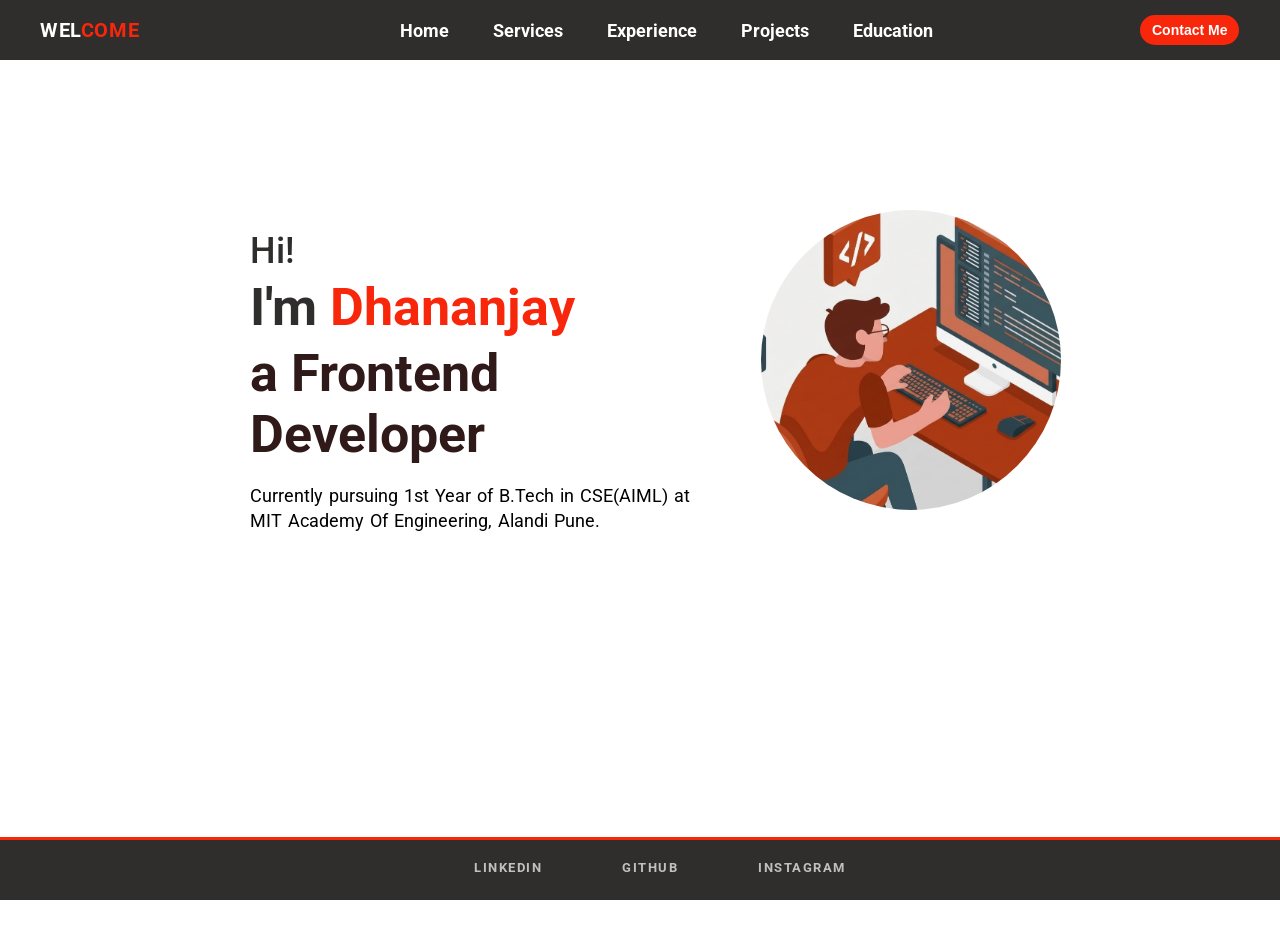
<file: index.html>
<!DOCTYPE html>
<html>
    <head>
        <title> My Portfolio </title>
        <link rel="stylesheet" href="header.css">
        <link rel="stylesheet" href="general.css">
        <link rel="stylesheet" href="body.css">
        <link rel="stylesheet" href="contact.css">
        <link rel="stylesheet" href="footer.css">
        
        <link rel="preconnect" href="https://fonts.googleapis.com">
        <link rel="preconnect" href="https://fonts.gstatic.com" crossorigin>
        <link href="https://fonts.googleapis.com/css2?family=Roboto:ital,wght@0,100..900;1,100..900&display=swap" rel="stylesheet">

    </head>
    <body>
        <div class="header">
            <div class="left-section">
                <p class="Welcome"> 
                    WEL<span>COME</span>
                </p>
            </div>
            <div class="middle-section">
                <a href="index.html">Home</a>
                <a href="services.html" >Services</a>
                <a href="Experience.html" >Experience</a>
                <a href="Projects.html" >Projects</a>
                <a href="Education.html">Education</a>
            </div>
            <div class="right-section">
                <a href="contact.html">
                    <button class="contact-button">
                        Contact Me
                    </button>
                </a>
            </div>
        </div>


        <div class="info">
            <div class="intro">
                <div class="Hi">
                    Hi!
                </div>
                <div class="Name">
                    I'm <span>Dhananjay</span>
                </div>
                <div class="role">
                    a Frontend Developer
                </div>
                <div class="my-info">
                    <p class="personal-info">
                        Currently pursuing 1st Year of B.Tech in CSE(AIML) at MIT Academy Of Engineering, Alandi Pune. 
                    </p>
                </div>
            </div>
            <div class="profile-pic">
                <img class="pic" src="Developer.png">
            </div> 
        </div>
        </div> 

        <footer class="main-footer">
        <div class="footer-content">
            <div class="social-links">
                <a href="https://linkedin.com/in/dhananjay-borse-3a8011392" target="_blank" class="social-icon">LINKEDIN</a>
                <a href="https://github.com/Dev-Dhananjay99" target="_blank" class="social-icon">GITHUB</a>
                <a href="https://instagram.com/dhananjay.borse_" target="_blank" class="social-icon">INSTAGRAM</a>
            </div>
            <p class="copyright">© 2026 DHANANJAY | MIT AOE</p>
        </div>
        </footer>
    </body>
</html>
</file>
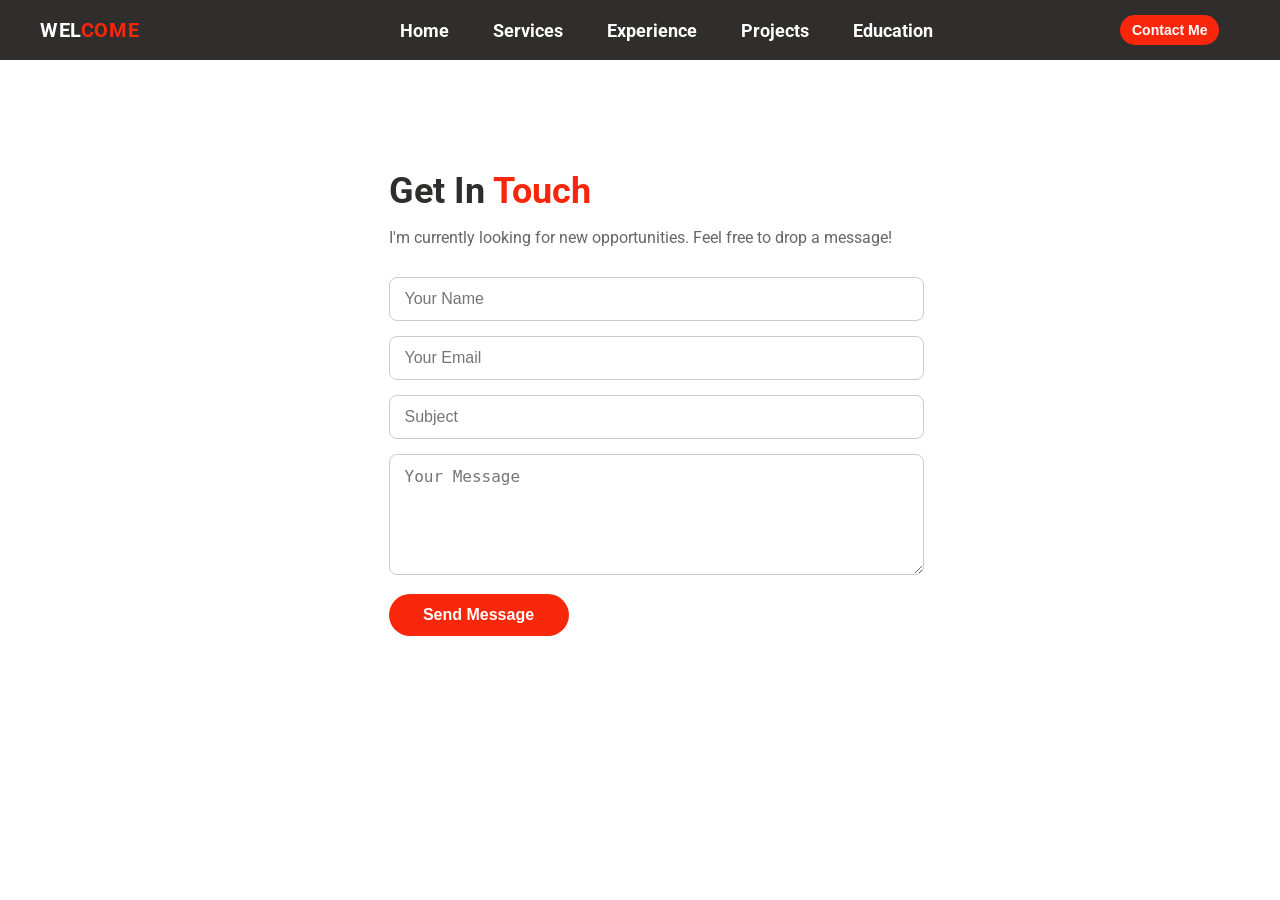
<file: contact.html>
<!DOCTYPE html>
<html lang="en">
<head>
    <title>Contact Me</title>
    <link rel="stylesheet" href="header.css">
    <link rel="stylesheet" href="general.css">
    <link rel="stylesheet" href="contact.css">
    <link href="https://fonts.googleapis.com/css2?family=Roboto:wght@400;700&display=swap" rel="stylesheet">
</head>
<body>
    <div class="header">
        <div class="left-section">
            <p class="Welcome">WEL<span>COME</span></p>
        </div>
        <div class="middle-section">
            <a href="index.html">Home</a>
            <a href="services.html" target="_blank">Services</a>
            <a href="Experience.html" target="_blank">Experience</a>
            <a href="Projects.html" target="_blank">Projects</a>
            <a href="Education.html" target="_blank">Education</a>
        </div>
        <div class="right-section">
            <button class="contact-button">Contact Me</button>
        </div>
    </div>

    <div class="contact-container">
        <div class="contact-header">
            <h2>Get In <span>Touch</span></h2>
            <p>I'm currently looking for new opportunities. Feel free to drop a message!</p>
        </div>
        
        <form class="contact-form">
            <div class="input-group">
                <input type="text" placeholder="Your Name" required>
            </div>
            <div class="input-group">
                <input type="email" placeholder="Your Email" required>
            </div>
            <div class="input-group">
                <input type="text" placeholder="Subject">
            </div>
            <div class="input-group">
                <textarea placeholder="Your Message" rows="5" required></textarea>
            </div>
            <button type="submit" class="send-button">Send Message</button>
        </form>
    </div>
</body>
</html>
</file>
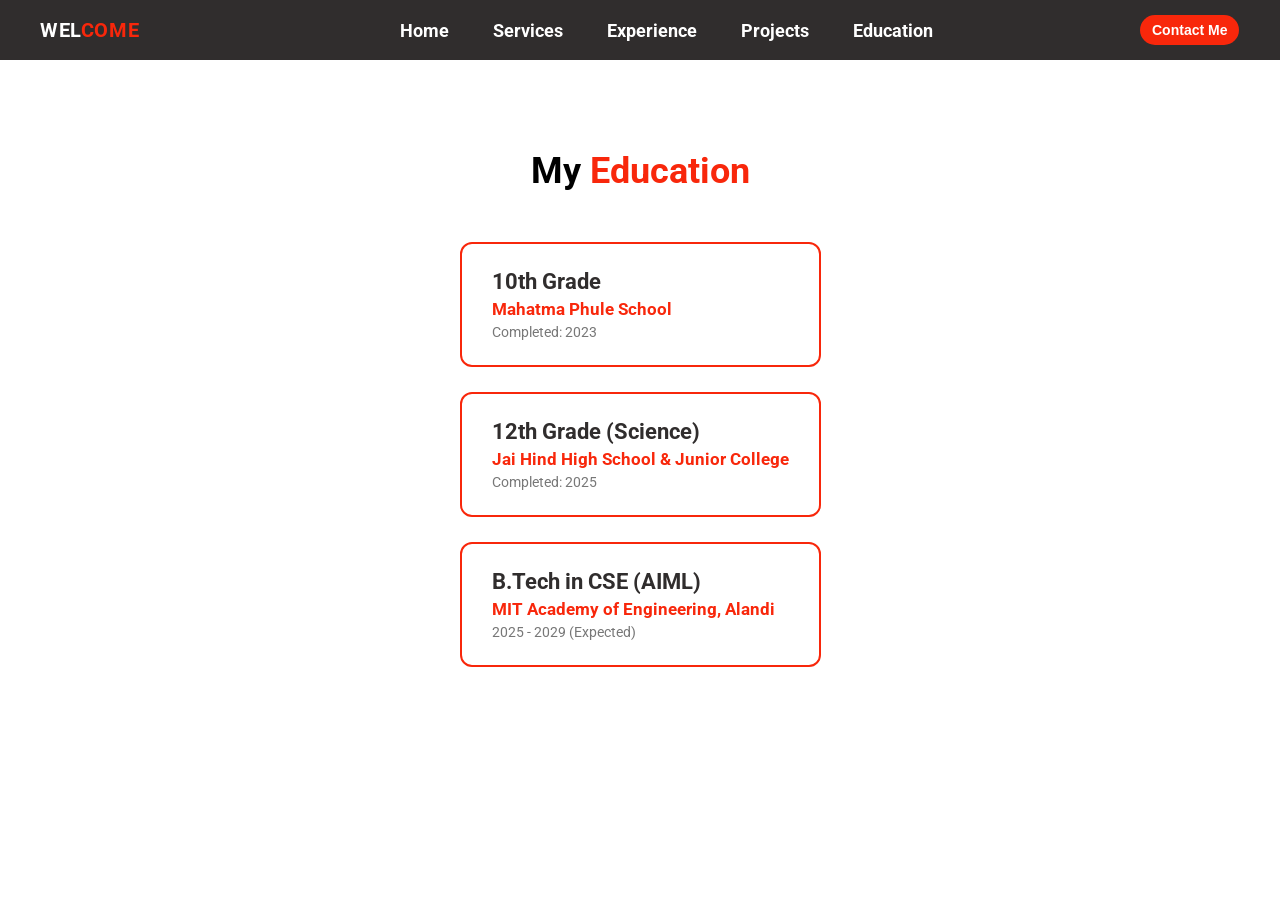
<file: Education.html>
<!DOCTYPE html>
<html lang="en">
<head>
    <meta charset="UTF-8">
    <title>Education | My Portfolio</title>
    <link rel="stylesheet" href="header.css">
    <link rel="stylesheet" href="general.css">
    <link rel="stylesheet" href="education.css">
    <link href="https://fonts.googleapis.com/css2?family=Roboto:wght@400;700&display=swap" rel="stylesheet">
</head>
<body>
    <div class="header">
        <div class="left-section">
            <p class="Welcome">WEL<span>COME</span></p>
        </div>
        <div class="middle-section">
            <a href="index.html">Home</a>
            <a href="services.html">Services</a>
            <a href="Experience.html">Experience</a>
            <a href="Projects.html">Projects</a>
            <a href="Education.html">Education</a>
        </div>
        <div class="right-section">
            <a href="contact.html"><button class="contact-button">Contact Me</button></a>
        </div>
    </div>

    <div class="education-container">
        <h2 class="section-title">My <span>Education</span></h2>
        
        <div class="education-list">

            <div class="edu-card">
                <div class="edu-info">
                    <h3>10th Grade</h3>
                    <p class="institution">Mahatma Phule School</p>
                    <p class="duration">Completed: 2023</p>
                </div>
            </div>

            <div class="edu-card">
                <div class="edu-info">
                    <h3>12th Grade (Science)</h3>
                    <p class="institution">Jai Hind High School & Junior College</p>
                    <p class="duration">Completed: 2025</p>
                </div>
            </div>

            <div class="edu-card">
                <div class="edu-info">
                    <h3>B.Tech in CSE (AIML)</h3>
                    <p class="institution">MIT Academy of Engineering, Alandi</p>
                    <p class="duration">2025 - 2029 (Expected)</p>
                </div>
            </div>


        </div>
    </div>
</body>
</html>
</file>
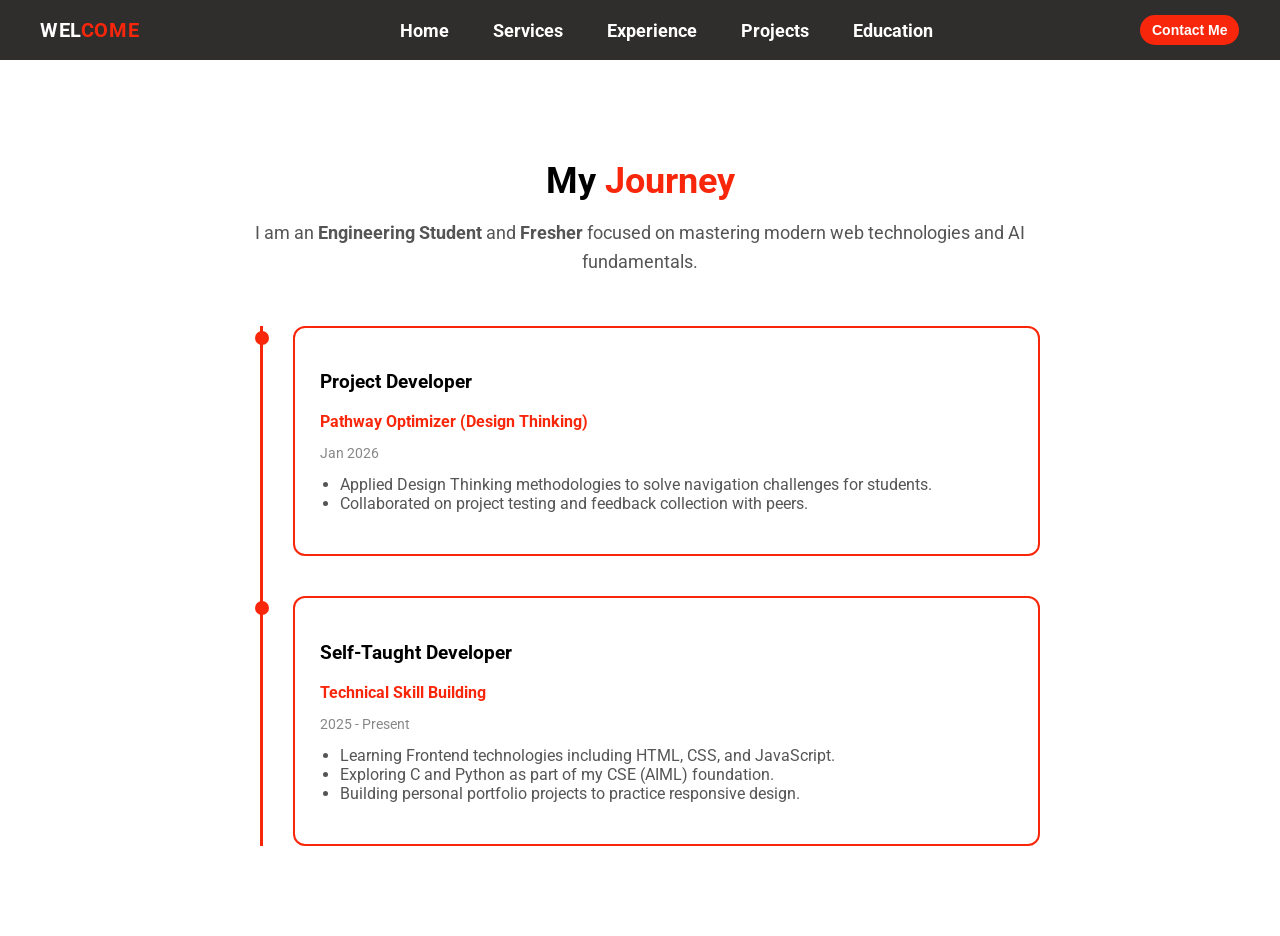
<file: Experience.html>
<!DOCTYPE html>
<html lang="en">
<head>
    <meta charset="UTF-8">
    <title>My Experience</title>
    <link rel="stylesheet" href="header.css">
    <link rel="stylesheet" href="general.css">
    <link rel="stylesheet" href="experience.css">
    <link href="https://fonts.googleapis.com/css2?family=Roboto:wght@400;700&display=swap" rel="stylesheet">
</head>
<body>
    <div class="header">
        <div class="left-section">
            <p class="Welcome">WEL<span>COME</span></p>
        </div>
        <div class="middle-section">
            <a href="index.html">Home</a>
            <a href="services.html">Services</a>
            <a href="Experience.html">Experience</a>
            <a href="Projects.html">Projects</a>
            <a href="Education.html">Education</a>
        </div>
        <div class="right-section">
            <a href="contact.html"><button class="contact-button">Contact Me</button></a>
        </div>
    </div>

    <div class="experience-container">
        <div class="fresher-header">
            <h2 class="section-title">My <span>Journey</span></h2>
            <p>I am an <b>Engineering Student</b> and <b>Fresher</b> focused on mastering modern web technologies and AI fundamentals.</p>
        </div>
        
        <div class="timeline">
            <div class="timeline-item">
                <div class="timeline-dot"></div>
                <div class="timeline-content">
                    <h3>Project Developer</h3>
                    <p class="organization">Pathway Optimizer (Design Thinking)</p>
                    <p class="duration">Jan 2026</p>
                    <ul>
                        <li>Applied Design Thinking methodologies to solve navigation challenges for students.</li>
                        <li>Collaborated on project testing and feedback collection with peers.</li>
                    </ul>
                </div>
            </div>

            <div class="timeline-item">
                <div class="timeline-dot"></div>
                <div class="timeline-content">
                    <h3>Self-Taught Developer</h3>
                    <p class="organization">Technical Skill Building</p>
                    <p class="duration">2025 - Present</p>
                    <ul>
                        <li>Learning Frontend technologies including HTML, CSS, and JavaScript.</li>
                        <li>Exploring C and Python as part of my CSE (AIML) foundation.</li>
                        <li>Building personal portfolio projects to practice responsive design.</li>
                    </ul>
                </div>
            </div>
        </div>
    </div>
</body>
</html>
</file>
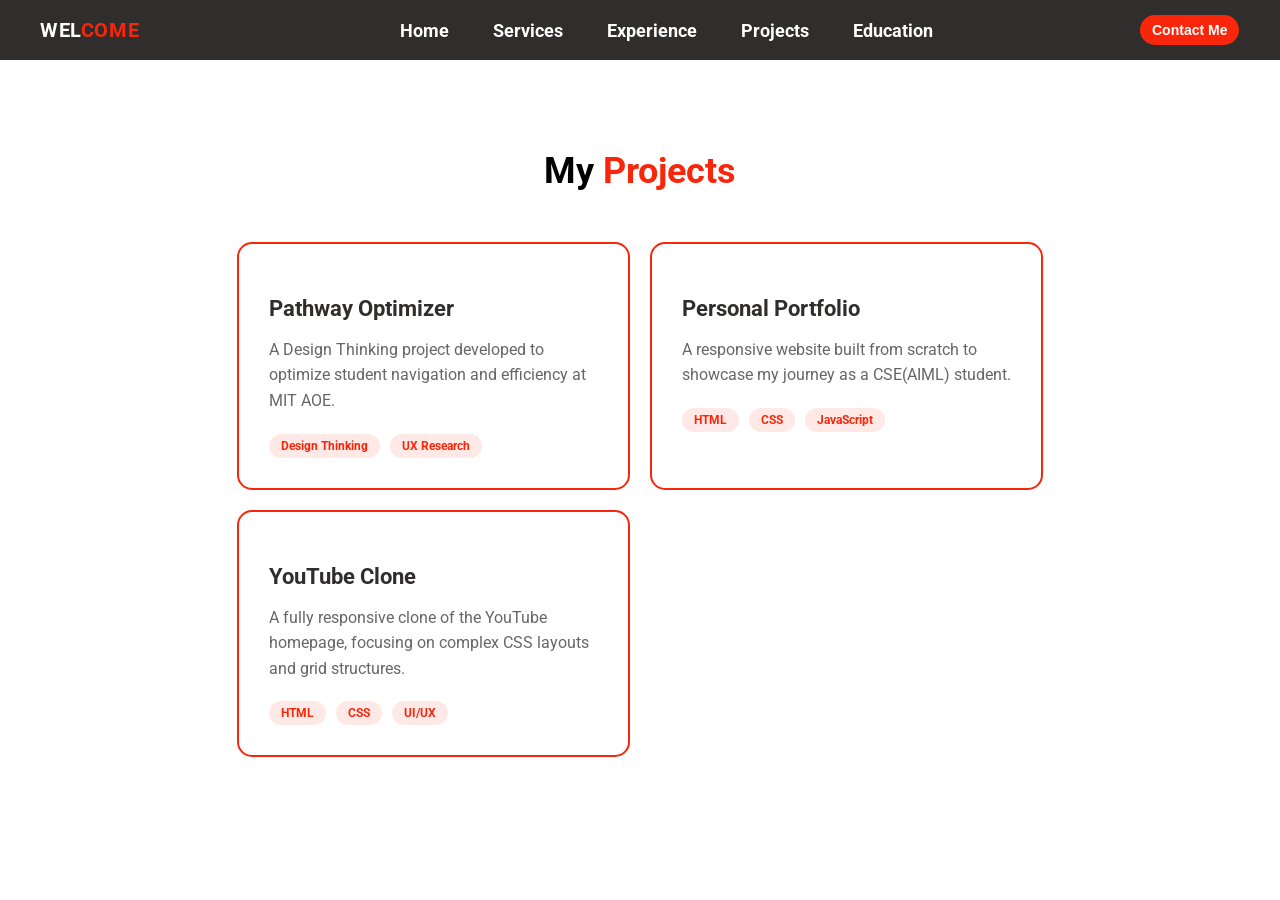
<file: Projects.html>
<!DOCTYPE html>
<html lang="en">
<head>
    <meta charset="UTF-8">
    <title>My Projects</title>
    <link rel="stylesheet" href="header.css">
    <link rel="stylesheet" href="general.css">
    <link rel="stylesheet" href="projects.css">
    <link href="https://fonts.googleapis.com/css2?family=Roboto:wght@400;700&display=swap" rel="stylesheet">
</head>
<body>
    <div class="header">
        <div class="left-section">
            <p class="Welcome">WEL<span>COME</span></p>
        </div>
        <div class="middle-section">
            <a href="index.html">Home</a>
            <a href="services.html">Services</a>
            <a href="Experience.html">Experience</a>
            <a href="Projects.html">Projects</a>
            <a href="Education.html">Education</a>
        </div>
        <div class="right-section">
            <a href="contact.html"><button class="contact-button">Contact Me</button></a>
        </div>
    </div>

    <div class="projects-container">
        <h2 class="section-title">My <span>Projects</span></h2>
        
        <div class="projects-grid">
            <div class="project-card">
                <div class="project-content">
                    <h3>Pathway Optimizer</h3>
                    <p class="project-desc">A Design Thinking project developed to optimize student navigation and efficiency at MIT AOE.</p>
                    <div class="tags">
                        <span>Design Thinking</span>
                        <span>UX Research</span>
                    </div>
                </div>
            </div>

            <div class="project-card">
                <div class="project-content">
                    <h3>Personal Portfolio</h3>
                    <p class="project-desc">A responsive website built from scratch to showcase my journey as a CSE(AIML) student.</p>
                    <div class="tags">
                        <span>HTML</span>
                        <span>CSS</span>
                        <span>JavaScript</span>
                    </div>
                </div>
            </div>

           <div class="project-card">
                <div class="project-content">
                    <h3>YouTube Clone</h3>
                        <p class="project-desc">A fully responsive clone of the YouTube homepage, focusing on complex CSS layouts and grid structures.</p>
                    <div class="tags">
                         <span>HTML</span>
                        <span>CSS</span>
                        <span>UI/UX</span>
                    </div>
                </div>
            </div>
        </div>
    </div>
</body>
</html>
</file>
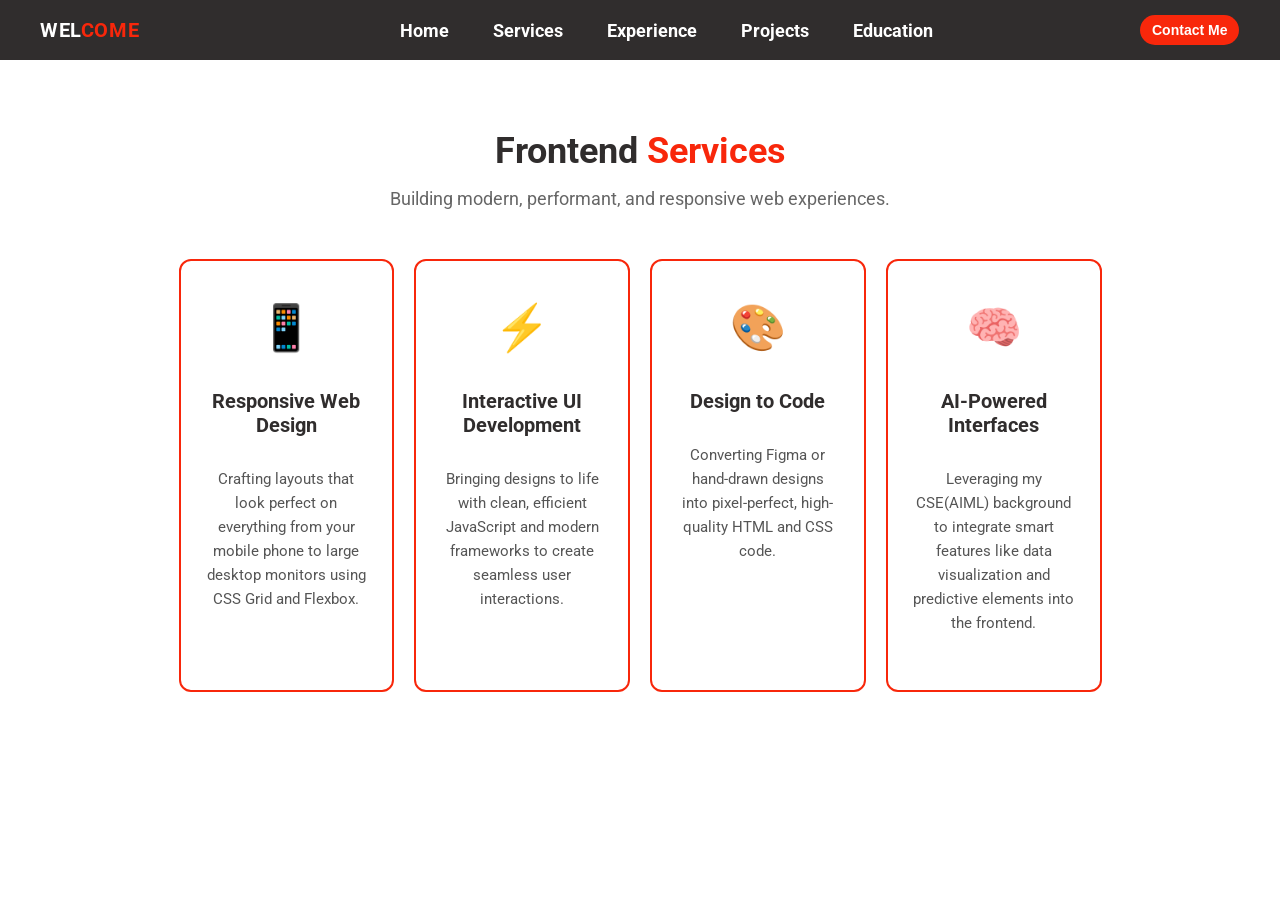
<file: services.html>
<!DOCTYPE html>
<html lang="en">
<head>
    <meta charset="UTF-8">
    <title>My Services | Frontend Specialist</title>
    <link rel="stylesheet" href="header.css">
    <link rel="stylesheet" href="general.css">
    <link rel="stylesheet" href="services.css">
    <link href="https://fonts.googleapis.com/css2?family=Roboto:wght@400;700&display=swap" rel="stylesheet">
</head>
<body>
    <div class="header">
        <div class="left-section">
            <p class="Welcome">WEL<span>COME</span></p>
        </div>
        <div class="middle-section">
            <a href="index.html">Home</a>
            <a href="services.html">Services</a>
            <a href="Experience.html">Experience</a>
            <a href="Projects.html">Projects</a>
            <a href="Education.html">Education</a>
        </div>
        <div class="right-section">
            <a href="contact.html">
                <button class="contact-button">Contact Me</button>
            </a>
        </div>
    </div>

    <div class="services-container">
        <h2 class="section-title">Frontend <span>Services</span></h2>
        <p class="services-subtitle">Building modern, performant, and responsive web experiences.</p>
        
        <div class="services-grid">
            <div class="service-card">
                <div class="icon">📱</div>
                <h3>Responsive Web Design</h3>
                <p>Crafting layouts that look perfect on everything from your mobile phone to large desktop monitors using CSS Grid and Flexbox.</p>
            </div>

            <div class="service-card">
                <div class="icon">⚡</div>
                <h3>Interactive UI Development</h3>
                <p>Bringing designs to life with clean, efficient JavaScript and modern frameworks to create seamless user interactions.</p>
            </div>

            <div class="service-card">
                <div class="icon">🎨</div>
                <h3>Design to Code</h3>
                <p>Converting Figma or hand-drawn designs into pixel-perfect, high-quality HTML and CSS code.</p>
            </div>

            <div class="service-card">
                <div class="icon">🧠</div>
                <h3>AI-Powered Interfaces</h3>
                <p>Leveraging my CSE(AIML) background to integrate smart features like data visualization and predictive elements into the frontend.</p>
            </div>
        </div>
    </div>
</body>
</html>
</file>
<file: header.css>
.header {
        height :60px;
        background-color: rgb(48, 45, 45);
        display: flex;
        align-items: center;
        justify-content: space-between;
        position: fixed;
        top: 0;
        right: 0;
        left: 0;
        }

    .left-section {
        width: 180px;
        margin-right: 20px;
        margin-left: 40px;
    }

    .Welcome {
        color: white;
        font-size: 20px;
        font-weight: 700;
        letter-spacing: 0.6px;
    }

    span {
        color:rgb(248, 39, 11);
    }

    .middle-section {
        margin-right: 20px;
        margin-left: 20px;
        width:600px;
        min-width: 300px;
    }
    
    a {
        text-decoration: none;
        margin-right: 20px;
        margin-left: 20px;
        font-size: 18px;
        color: white;
        font-weight: 700;
    }

    a:hover {
        color: rgb(248, 39, 11);
        transition: 0.3s;
    }

    .right-section {
        width: 120px;
        margin-right: 40px;
    }

    .contact-button {
        font-weight: 700;
        color: white;
        background-color: rgb(248, 39, 11);
        font-size: 14px;
        padding-top: 7px;
        padding-bottom: 7px;
        padding-right: 12px;
        padding-left: 12px;
        border: none;
        border-radius: 30px;
        cursor: pointer;
        transition: 0.3s;
    }

    .contact-button:hover {
      
        background-color: white;
        color:rgb(248, 39, 11);
    }

    .contact-button:active {
        padding-top: 6px;
        padding-bottom: 6px;
        padding-right: 11px;
        padding-left: 11px;
    }
</file>
<file: general.css>
html, body {
    margin: 0;
    padding: 0;
    height: 100%;
    overflow-x: hidden; 
}

body {
    display: flex;
    flex-direction: column;
    font-family: 'Roboto', sans-serif;
}
</file>
<file: body.css>
body {
    padding-top: 50px;
}

.info {
    display: grid;
    grid-template-columns: repeat(auto-fit, minmax(300px, 1fr));
    gap: 40px;
    margin: 180px 10% 50px 18%;
    min-height: 60vh; 
    padding-bottom: 100px;
}

.intro {
    margin-left: 20px;
}

.Hi {
    color: rgb(48,45,45);
    font-size: 36px;
    font-weight: 500;
    margin-bottom: 5px;
}

.Name {
    color: rgb(48,45,45);
    font-size: 52px;
    font-weight: bold;
    margin-bottom: 5px;
}

.role {
    max-width: 100%;
    color: rgb(47, 25, 25);
    font-size: 52px;
    font-weight: bold;
    margin-bottom: 5px;
}

.my-info {
    font-size: 18px;
    width: 440px;
    line-height: 25px;
    word-spacing: 2px;
}

.pic {
    width: 300px;
    height: 300px;
    object-fit: cover;
    border-radius: 300px;
    margin-top: -20px;
    margin-left: 50px;
}
</file>
<file: contact.css>
.contact-container {
    max-width: 600px;
    margin: 120px auto 50px; /* Aligned with your header height */
    padding: 20px;
    font-family: 'Roboto', sans-serif;
}

.contact-header h2 {
    font-size: 36px;
    color: rgb(48, 45, 45);
    margin-bottom: 10px;
}

.contact-header p {
    color: #666;
    margin-bottom: 30px;
}

.contact-form {
    display: flex;
    flex-direction: column;
    gap: 15px;
}

.input-group input, 
.input-group textarea {
    width: 100%;
    padding: 12px 15px;
    border: 1px solid #ccc;
    border-radius: 8px;
    font-size: 16px;
    outline: none;
    transition: border-color 0.3s;
}

.input-group input:focus, 
.input-group textarea:focus {
    border-color: rgb(248, 39, 11); /* Uses your accent color */
}

.send-button {
    background-color: rgb(248, 39, 11);
    color: white;
    padding: 12px;
    font-size: 16px;
    font-weight: 700;
    border: none;
    border-radius: 30px;
    cursor: pointer;
    transition: 0.3s;
    width: 180px;
}

.send-button:hover {
    background-color: rgb(48, 45, 45);
    transform: translateY(-2px);
}
</file>
<file: footer.css>
.main-footer {
    background-color: rgb(48, 45, 45);
    color: white;
    padding: 20px;
    border-top: 3px solid rgb(248, 39, 11);
    width: 100%;
}

.footer-content {
    display: flex;
    flex-direction: column;
    align-items: center;
    gap: 15px;
}

.social-links {
    display: flex;
    gap: 40px;
}

.social-icon {
    color: rgba(255, 255, 255, 0.7);
    text-decoration: none;
    font-size: 13px;
    font-weight: 700;
    letter-spacing: 1.5px; 
    transition: 0.3s ease;
}

.social-icon:hover {
    color: rgb(248, 39, 11);
    letter-spacing: 2.5px; 
}


footer {
    position: fixed;
    bottom: 0;
    left: 0;
    width: 100%;
    height: 20px;
    background: #ffffff; 
    z-index: 1000;
    border-top: 1px solid #eee; 
}
</file>
<file: education.css>
.education-container {
    max-width: 900px;
    margin: 120px auto 50px;
    padding: 0 20px;
}

.section-title {
    text-align: center;
    font-size: 36px;
    margin-bottom: 50px;
}

.section-title span {
    color: rgb(248, 39, 11);
}

.education-list {
    display: flex;
    flex-direction: column;
    gap: 25px;
}

.edu-card {
    background: white;
    border: 2px solid rgb(248, 39, 11); /* Consistent orange border */
    border-radius: 12px;
    padding: 25px 30px;
    transition: 0.3s ease;
    display: flex;
    justify-content: space-between;
    align-items: center;
}

.edu-card:hover {
    transform: translateX(10px);
    background: rgba(248, 39, 11, 0.02);
    box-shadow: 0 4px 15px rgba(0,0,0,0.05);
}

.edu-info h3 {
    font-size: 22px;
    color: rgb(48, 45, 45);
    margin: 0 0 5px 0;
}

.institution {
    font-weight: bold;
    color: rgb(248, 39, 11);
    font-size: 17px;
    margin: 5px 0;
}

.duration {
    color: #777;
    font-size: 14px;
    margin: 0;
}
</file>
<file: experience.css>
body {
    padding-top: 10px;
}

.experience-container {
    max-width: 800px;
    margin: 120px auto 50px;
    padding: 0 20px;
}

.fresher-header {
    text-align: center;
    margin-bottom: 50px;
}

.fresher-header p {
    color: #555;
    font-size: 1.1rem;
    line-height: 1.6;
}

.section-title {
    font-size: 36px;
    margin-bottom: 10px;
}

.section-title span {
    color: rgb(248, 39, 11);
}

.timeline {
    position: relative;
    border-left: 3px solid rgb(248, 39, 11);
    padding-left: 30px;
    margin-left: 20px;
}

.timeline-item {
    position: relative;
    margin-bottom: 40px;
}

.timeline-dot {
    position: absolute;
    left: -38.5px;
    top: 5px;
    width: 14px;
    height: 14px;
    background-color: rgb(248, 39, 11);
    border-radius: 50%;
}

.timeline-content {
    background: white;
    padding: 25px;
    border-radius: 12px;
    border: 2px solid rgb(248, 39, 11); /* Your requested orange border */
}

.organization {
    font-weight: bold;
    color: rgb(248, 39, 11);
    margin: 5px 0;
}

.duration {
    font-size: 14px;
    color: #888;
}

.timeline-content ul {
    margin-top: 10px;
    padding-left: 20px;
    color: #555;
}
</file>
<file: projects.css>
.projects-container {
    max-width: 1100px;
    margin: 120px auto 50px;
    padding: 0 20px;
}

.section-title {
    text-align: center;
    font-size: 36px;
    margin-bottom: 50px;
}

.section-title span {
    color: rgb(248, 39, 11);
}

.projects-grid {
    display: grid;
    grid-template-columns: repeat(auto-fit, minmax(300px, 1fr));
    gap: 20px;
}

.project-card {
    background: white;
    border: 2px solid rgb(248, 39, 11); 
    border-radius: 15px;
    padding: 30px;
    transition: 0.3s;
    display: flex;
    flex-direction: column;
    justify-content: space-between;
}

.project-card:hover {
    transform: translateY(-10px);
    box-shadow: 0 10px 20px rgba(0,0,0,0.1);
}

.project-card.incoming {
    border-style: dashed;
    opacity: 0.7;
}

.project-card h3 {
    font-size: 22px;
    margin-bottom: 15px;
    color: rgb(48, 45, 45);
}

.project-desc {
    color: #666;
    line-height: 1.6;
    margin-bottom: 20px;
}

.tags {
    display: flex;
    flex-wrap: wrap;
    gap: 10px;
}

.tags span {
    background: rgba(248, 39, 11, 0.1);
    color: rgb(248, 39, 11);
    padding: 5px 12px;
    border-radius: 20px;
    font-size: 12px;
    font-weight: bold;
}
</file>
<file: services.css>
body {
    padding-top: 20px;
}

.services-container {
    max-width: 1200px; 
    margin: 80px auto 70px; 
    padding: 0 20px;
    text-align: center;
}

.services-subtitle {
    color: #666;
    margin-bottom: 50px;
    font-size: 1.1rem;
}

.section-title {
    font-size: 36px;
    margin-bottom: 10px;
    color: rgb(48, 45, 45);
}

.section-title span {
    color: rgb(248, 39, 11);
}

.services-grid {
    display: grid;
    grid-template-columns: repeat(auto-fit, minmax(200px, 1fr)); 
    gap: 20px; 
}

.service-card {
    background: #ffffff;
    padding: 40px 25px;
    border-radius: 12px;
    transition: all 0.3s ease;
    border: 2px solid rgb(248, 39, 11); 
    display: flex;
    flex-direction: column;
    align-items: center;
}

.service-card:hover {
    background: rgba(248, 39, 11, 0.05);
    transform: translateY(-8px);
    box-shadow: 0 12px 24px rgba(0, 0, 0, 0.1);
}

.icon {
    font-size: 45px;
    margin-bottom: 15px;
}

.service-card h3 {
    font-size: 20px;
    color: rgb(48, 45, 45);
    margin-bottom: 15px;
}

.service-card p {
    color: #555;
    line-height: 1.6;
    font-size: 15px;
}
</file>
